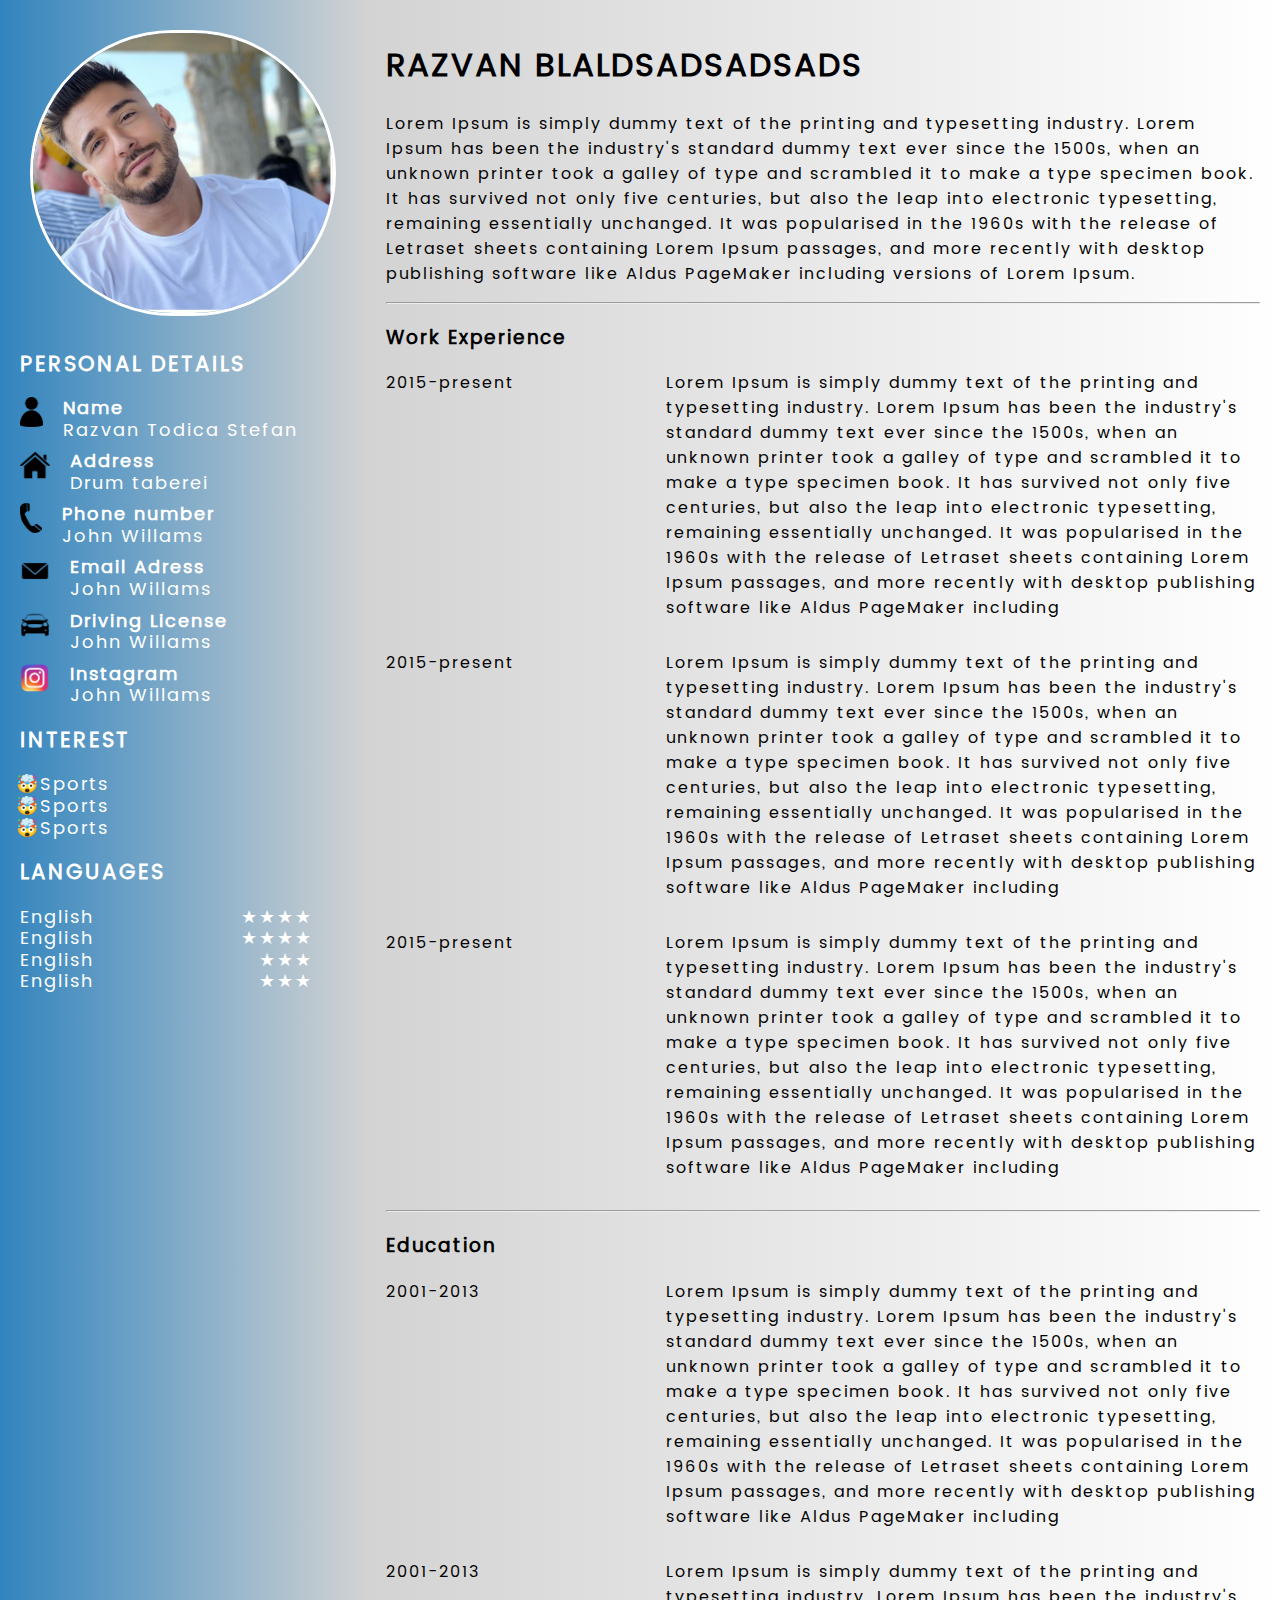
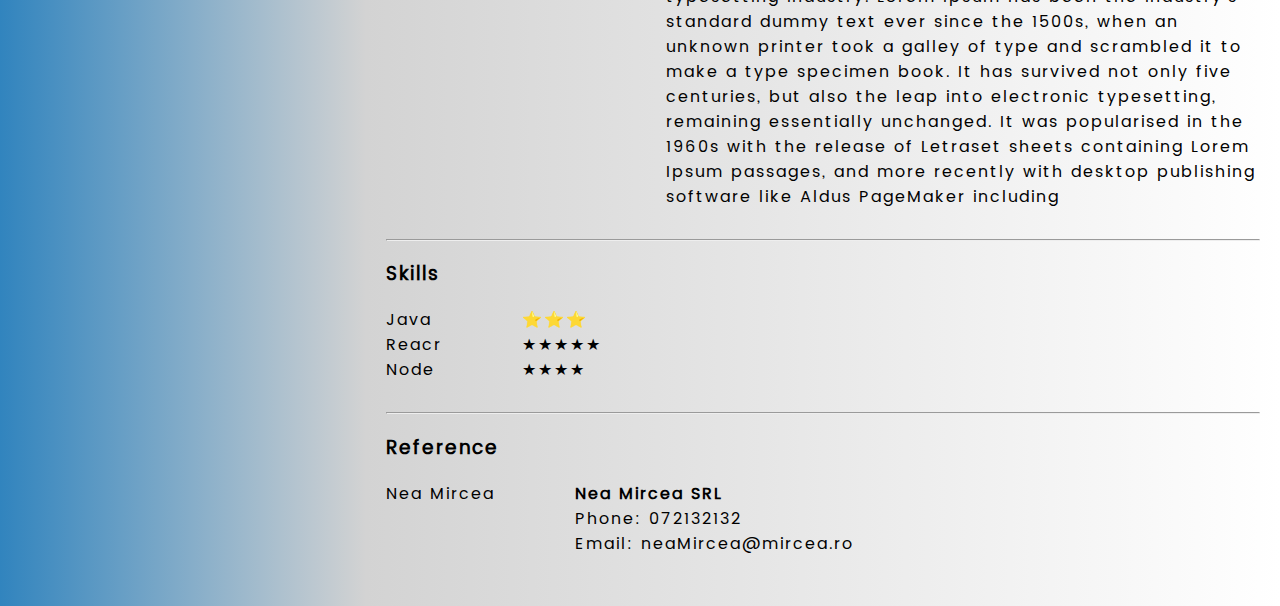
<file: index.html>
<!DOCTYPE html>
<html lang="en">

    <head>
        <meta charset="UTF-8">
        <meta http-equiv="X-UA-Compatible" content="IE=edge">
        <meta name="viewport" content="width=device-width, initial-scale=1.0">
        <link rel="stylesheet" href="index.css" />
        <title>Curriculum VITAE</title>
    </head>

    <body>
        <div class="container">
            <div class="firstSection">
                <div class="profilePicture">
                    <img src="./ppictures.jpg" alt="Profile prictures" />
                </div>
                <div class="personalDetails">
                    <h3>
                        Personal Details
                    </h3>
                    <div class="nameLine">
                        <img src="./name.png" alt="name icon" />
                        <div class="description"><b>Name</b> <br /> Razvan Todica Stefan</div>

                    </div>
                    <div class="adressLine">
                        <img src="./address.png" alt="name icon" />
                        <div class="description"><b>Address</b> <br />Drum taberei</div>
                    </div>
                    <div class="phoneLine">
                        <img src="./phone.png" alt="name icon" />
                        <div class="description"><b>Phone number</b> <br /> John Willams</div>
                    </div>
                    <div class="emailLine">
                        <img src="./email.png" alt="name icon" />
                        <div class="description"><b>Email Adress</b> <br /> John Willams</div>
                    </div>
                    <div class="drivingLine">
                        <img src="./car.png" alt="name icon" />
                        <div class="description"><b>Driving License</b> <br /> John Willams</div>
                    </div>
                    <div class="socialLine">
                        <img src="./instagram.png" alt="name icon" />
                        <div class="description"><b>Instagram</b> <br /> John Willams</div>
                    </div>
                </div>
                <div class="interest">
                    <h3>Interest</h3>
                    <div class="firstLine">
                        <ul>
                            <li>Sports</li>
                            <li>Sports</li>
                            <li>Sports</li>
                        </ul>
                    </div>
                </div>
                <div class="languages">
                    <h3>languages</h3>
                    <div class="firstLine">
                        <div><span>English</span> ★★★★</div>
                        <div><span>English</span> ★★★★</div>
                        <div><span>English</span> ★★★</div>
                        <div><span>English</span> ★★★</div>
                    </div>
                </div>
            </div>
            <div class="secondSection">
                <h1>RAZVAN BLALDSADSADSADS</h1>
                <p>
                    Lorem Ipsum is simply dummy text of the printing and typesetting industry. Lorem Ipsum has been the
                    industry's standard dummy text ever since the 1500s, when an unknown printer took a galley of type
                    and scrambled it to make a type specimen book. It has survived not only five centuries, but also the
                    leap into electronic typesetting, remaining essentially unchanged. It was popularised in the 1960s
                    with the release of Letraset sheets containing Lorem Ipsum passages, and more recently with desktop
                    publishing software like Aldus PageMaker including versions of Lorem Ipsum.
                </p>
                <hr />
                <h3>Work Experience</h3>
                <div class="experience">
                    <div class="expDates">
                        2015-present
                    </div>
                    <div class="expDescriptions">
                        Lorem Ipsum is simply dummy text of the printing and typesetting industry. Lorem Ipsum has been
                        the industry's standard dummy text ever since the 1500s, when an unknown printer took a galley
                        of type and scrambled it to make a type specimen book. It has survived not only five centuries,
                        but also the leap into electronic typesetting, remaining essentially unchanged. It was
                        popularised in the 1960s with the release of Letraset sheets containing Lorem Ipsum passages,
                        and more recently with desktop publishing software like Aldus PageMaker including
                    </div>
                </div>
                <div class="experience">
                    <div class="expDates">
                        2015-present
                    </div>
                    <div class="expDescriptions">
                        Lorem Ipsum is simply dummy text of the printing and typesetting industry. Lorem Ipsum has been
                        the industry's standard dummy text ever since the 1500s, when an unknown printer took a galley
                        of type and scrambled it to make a type specimen book. It has survived not only five centuries,
                        but also the leap into electronic typesetting, remaining essentially unchanged. It was
                        popularised in the 1960s with the release of Letraset sheets containing Lorem Ipsum passages,
                        and more recently with desktop publishing software like Aldus PageMaker including
                    </div>
                </div>
                <div class="experience">
                    <div class="expDates">
                        2015-present
                    </div>
                    <div class="expDescriptions">
                        Lorem Ipsum is simply dummy text of the printing and typesetting industry. Lorem Ipsum has been
                        the industry's standard dummy text ever since the 1500s, when an unknown printer took a galley
                        of type and scrambled it to make a type specimen book. It has survived not only five centuries,
                        but also the leap into electronic typesetting, remaining essentially unchanged. It was
                        popularised in the 1960s with the release of Letraset sheets containing Lorem Ipsum passages,
                        and more recently with desktop publishing software like Aldus PageMaker including
                    </div>
                </div>
                <hr />
                <h3>Education</h3>
                <div class="education">
                    <div class="educDates">
                        2001-2013
                    </div>
                    <div class="educDescriptions">
                        Lorem Ipsum is simply dummy text of the printing and typesetting industry. Lorem Ipsum has been
                        the industry's standard dummy text ever since the 1500s, when an unknown printer took a galley
                        of type and scrambled it to make a type specimen book. It has survived not only five centuries,
                        but also the leap into electronic typesetting, remaining essentially unchanged. It was
                        popularised in the 1960s with the release of Letraset sheets containing Lorem Ipsum passages,
                        and more recently with desktop publishing software like Aldus PageMaker including
                    </div>
                </div>
                <div class="education">
                    <div class="educDates">
                        2001-2013
                    </div>
                    <div class="educDescriptions">
                        Lorem Ipsum is simply dummy text of the printing and typesetting industry. Lorem Ipsum has been
                        the industry's standard dummy text ever since the 1500s, when an unknown printer took a galley
                        of type and scrambled it to make a type specimen book. It has survived not only five centuries,
                        but also the leap into electronic typesetting, remaining essentially unchanged. It was
                        popularised in the 1960s with the release of Letraset sheets containing Lorem Ipsum passages,
                        and more recently with desktop publishing software like Aldus PageMaker including
                    </div>
                </div>
                <hr />
                <h3>Skills</h3>
                <div class="skills">
                    <div class="programmingSkills">
                        Java <br />
                        Reacr <br />
                        Node <br />
                    </div>
                    <div class="skillsLevel">
                        &#11088;&#11088;&#11088;<br /> ★★★★★<br /> ★★★★
                    </div>

                </div>
                <hr />
                <h3>Reference</h3>
                <div class="reference">
                    <div class="contacts">
                        Nea Mircea
                    </div>
                    <div class="contactsDetails">
                        <b>Nea Mircea SRL</b> <br />
                        Phone: 072132132 <br />
                        Email: neaMircea@mircea.ro
                    </div>

                </div>
            </div>
        </div>
    </body>

</html>
</file>
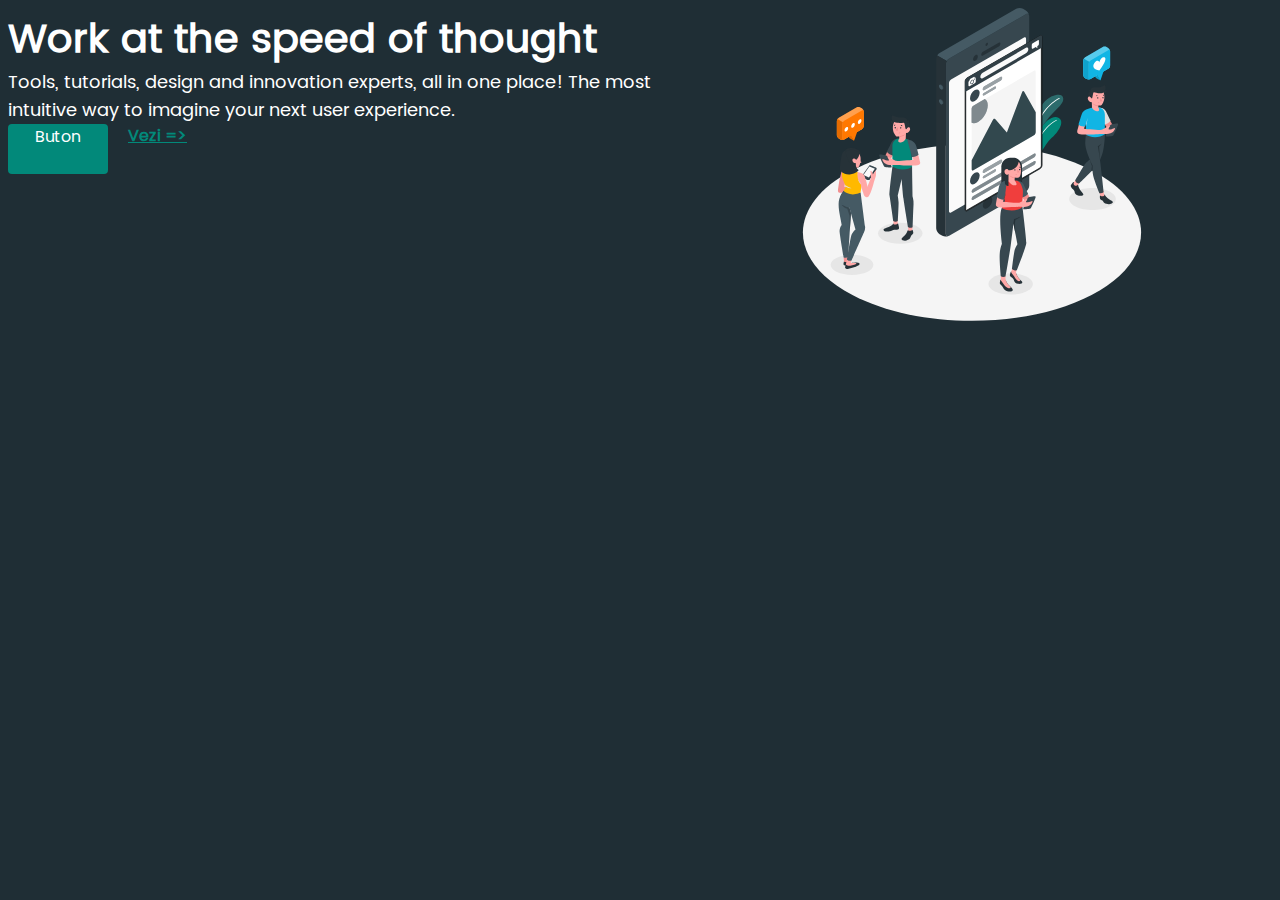
<file: test.html>
<!DOCTYPE html>
<html lang="en">
<head>
    <meta charset="UTF-8">
    <meta http-equiv="X-UA-Compatible" content="IE=edge">
    <meta name="viewport" content="width=device-width, initial-scale=1.0">
    <title>Document</title>
</head>
<style>
    @font-face {
    font-family: 'Poppins-Regular';
    src: url(fonts/Poppins-Regular.ttf);
  }
  body {
    font-family: 'Poppins-Regular';
    background: #1F2E35;  
}
  .primaSectiune {
    max-width: 1280px;
    display: flex;
    flex-direction: row;
    margin: 0 auto;
  }
  .title{
    font-style: normal;
font-weight: 700;
font-size: 40px;
line-height: 60px;
/* or 150% */


color: #FFFFFF;

  }
  .text {
    font-style: normal;
font-weight: 400;
font-size: 18px;
line-height: 28px;
/* or 156% */


color: #FFFFFF;

  }
  .btn {
    background: #02897A;
    border-radius: 4px;
    width: 100px;
    color: white;
    margin-right: 20px;
    height: 50px;
text-align: center;
  }
  .watch{
    font-style: normal;
font-weight: 600;
font-size: 16px;
line-height: 24px;
/* identical to box height */

text-decoration-line: underline;

color: #02897A;
  }
  .btns {
    display: flex;
    flex-direction: row;
  }
  .b img {
    width: 600px;
height: 313.43px;
  }
  @media (min-width: 375px) and (max-width: 550px){
    .primaSectiune, .adouaSectiune, .atreiaSectiune {
        display: flex;
    flex-direction: column-reverse;
    align-items: center;
    }
  }

</style>
<body>
 
        <div class="primaSectiune">
            <div class="a">
                <div class="title">Work at the speed
                    of thought</div>
                    <div class="text">
                        Tools, tutorials, design and innovation experts, all in one place! The most intuitive way to imagine your next user experience.
                    </div>
                    <div class="btns">
                    <div class="btn">Buton</div>
                    <div class="watch">Vezi =></div>
                </div>
            </div>
        
            <div class="b">
                <img src="./amico.svg" />
            </div>
        </div>
   
    
</body>
</html>
</file>
<file: index.css>
@font-face {
    font-family: 'Poppins-Regular';
    src: url(fonts/Poppins-Regular.ttf);
  }
  
body {
    font-family: 'Poppins-Regular';
    letter-spacing: 2px;
    padding: 0;
    margin:0;
}
.container {
    max-width: 1280px;
    display: flex;
    flex-direction: row;
    margin: 0 auto;
}

.firstSection{
color: #fff;
background-image: linear-gradient(to right, #3184be, rgb(211, 211, 211));
font-size: 18px;
line-height: 1.2;
max-width: 400px;
}
.profilePicture {
    margin: 30px;
}
.profilePicture img {
    width: 300px;
    height: auto;
    border-radius: 200px;
    border:3px white solid
}
.personalDetails div img{
    height: 30px;
    margin: 0 20px 0 20px;
}
.nameLine, .adressLine, .phoneLine, .emailLine, .drivingLine, .socialLine {
    display: flex;
    flex-direction: row;
    margin: 0 0 10px 0;
}


.personalDetails h3, .interest h3, .languages h3 {
    text-transform: uppercase;
    margin-left: 20px;
}

.interest .firstLine li {
    list-style-type: "🤯";
}

.secondSection {
    background-image: linear-gradient(to right, rgb(211, 211, 211), #fff);
padding: 20px

}
.languages .firstLine {
    display: flex;
    flex-direction: column;
}
.languages .firstLine div {
    display: flex;
    align-items: center;
    align-content: stretch;
    justify-content: space-between;
    width: 80%;
    margin: 0 20px;
   
}
.experience, .education, .skills, .reference {
    display: flex;
    flex-direction: row;
    margin: 0 0 30px 0;
    gap: 5rem;
}
.experience .expDates, .education .educDates {
    min-width: 200px;
}


@media (min-width:320px) and (max-width:680px) {
    .container {
        flex-direction: column;
    }
    .firstSection {
        max-width: 100% !important;
        display: flex;
        flex-direction: column;
        align-items: center;
        background: linear-gradient(#3184be, rgb(211, 211, 211));
    }
    .secondSection {
        background: linear-gradient( rgb(211, 211, 211), #fff);

    }
    .secondSection {
        font-size: 18px;
    }
    .experience, .education, .reference {
        flex-direction: column;
        gap:2rem;
    }
    .skills {
        flex-direction: row;
        display: flex;
        gap:2rem;
    }
    .expDates, .educDates {
        font-size: 24px;
    }
}
@media (min-width:680px) and (max-width:768px) {
    .secondSection {
        font-size: 18px;
    }
    .experience, .education, .reference {
        flex-direction: column;
        gap:2rem;
    }
    .skills {
        flex-direction: row;
        display: flex;
        gap:2rem;
    }
    .expDates, .educDates {
        font-size: 24px;
    }
}
</file>
